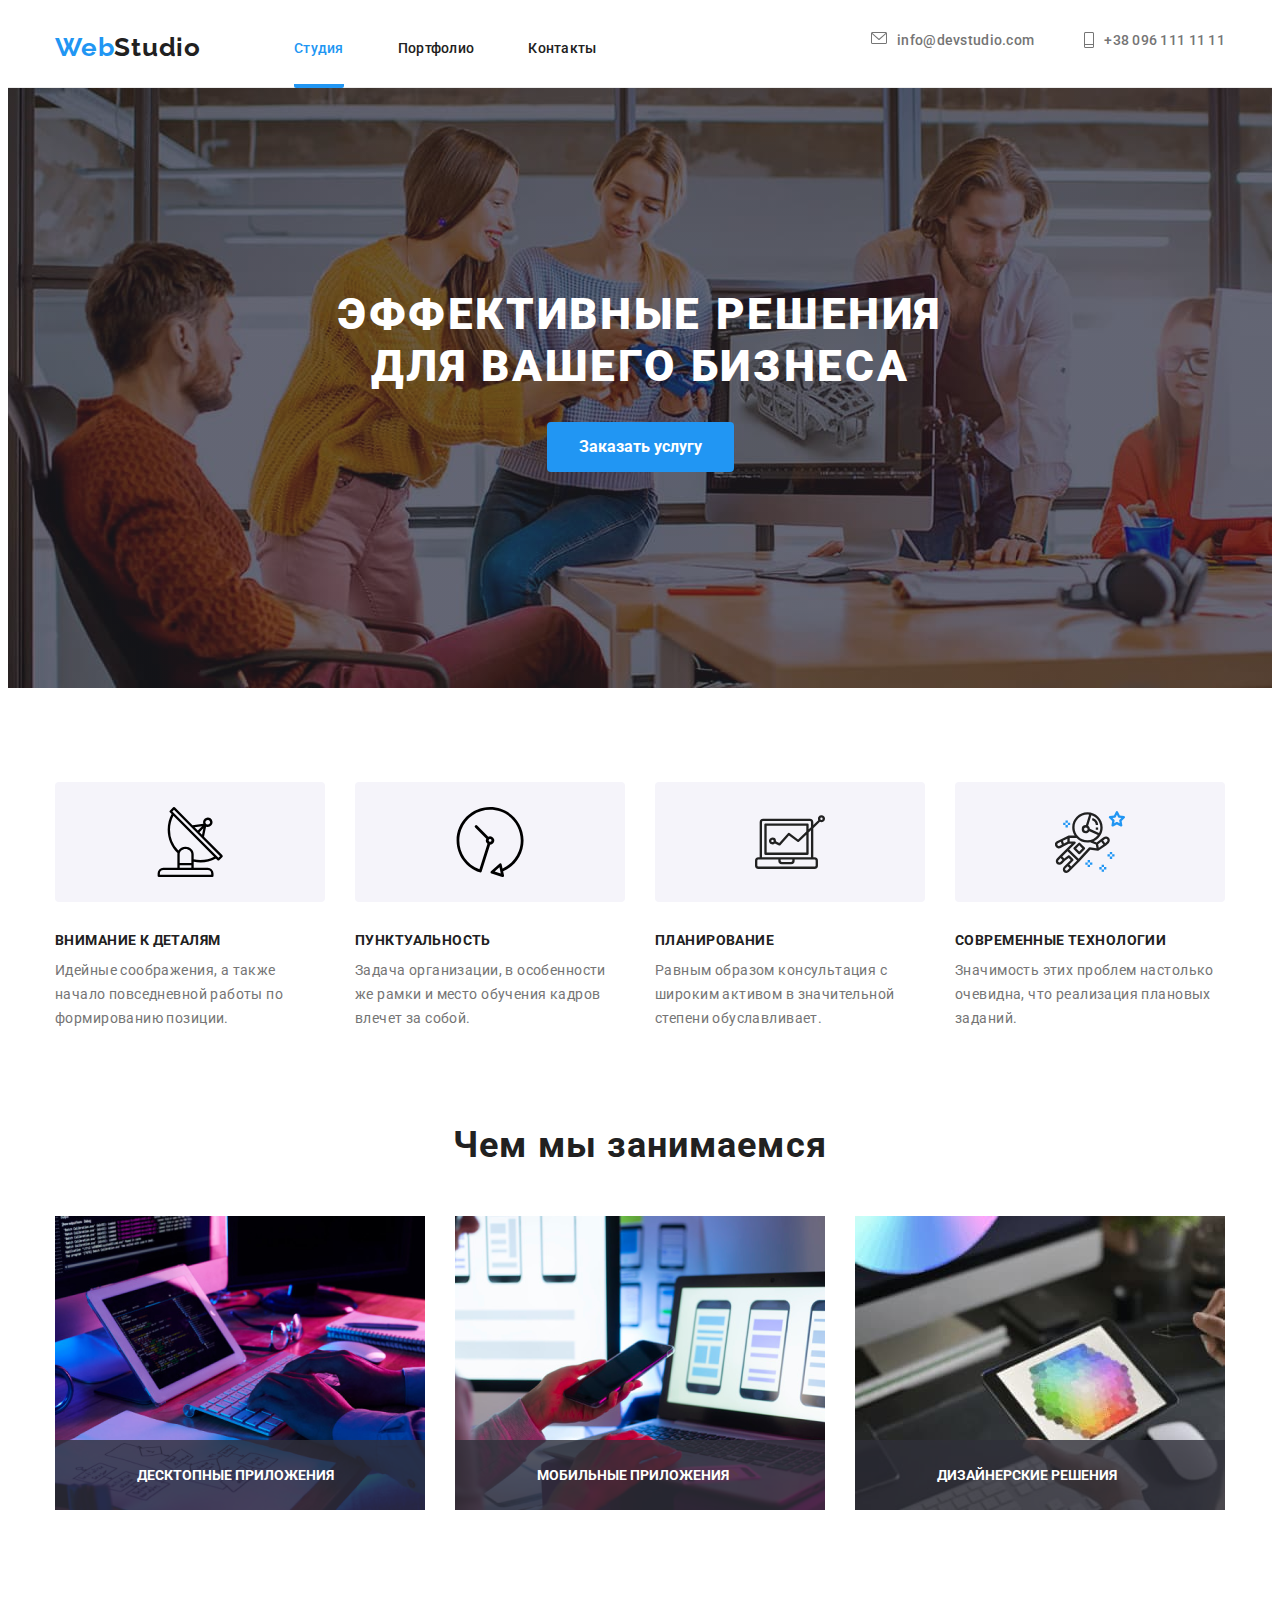
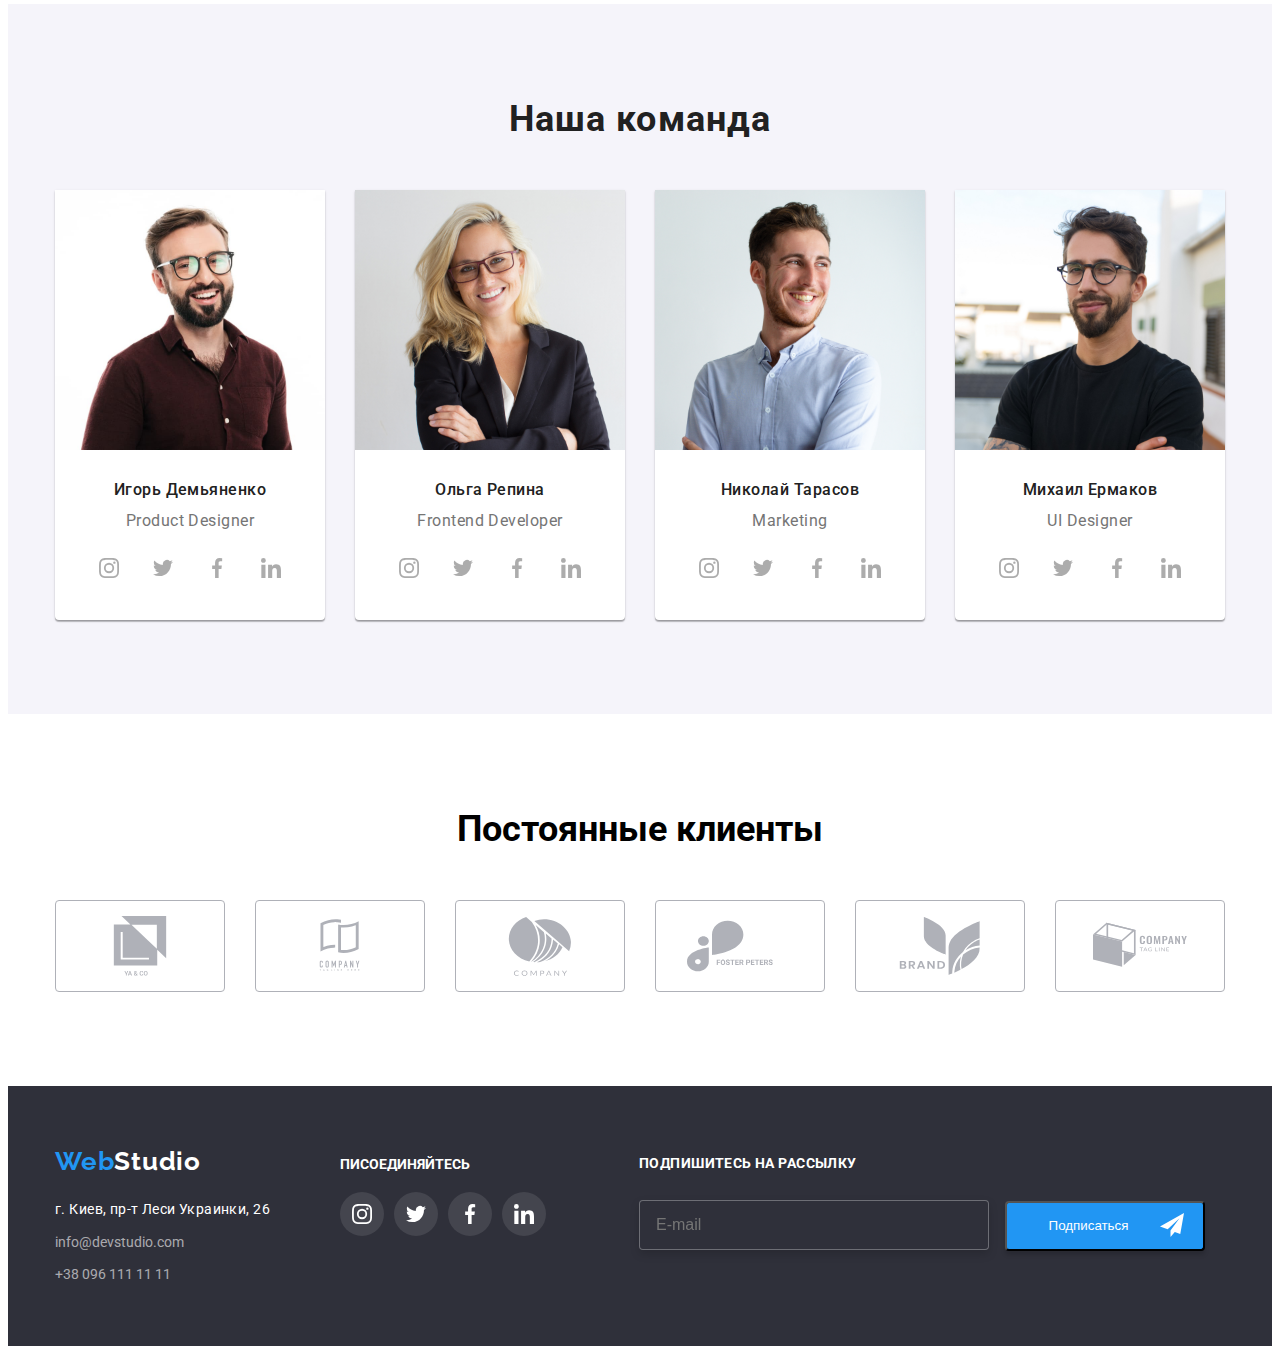
<file: index.html>
<!DOCTYPE html>
<html lang="en">
  <head>
    <meta charset="UTF-8" />
    <meta http-equiv="X-UA-Compatible" content="IE=edge" />
    <meta name="viewport" content="width=device-width, initial-scale=1.0" />
    <link rel="preconnect" href="https://fonts.gstatic.com" />
    <link
      href="https://fonts.googleapis.com/css2?family=Raleway:wght@700&family=Roboto:wght@400;500;700;900&display=swap"
      rel="stylesheet"
    />
    <title>WebStudio</title>
    <link
      rel="stylesheet"
      href="https://cdnjs.cloudflare.com/ajax/libs/modern-normalize/1.1.0/modern-normalize.min.css"
      integrity="sha512-wpPYUAdjBVSE4KJnH1VR1HeZfpl1ub8YT/NKx4PuQ5NmX2tKuGu6U/JRp5y+Y8XG2tV+wKQpNHVUX03MfMFn9Q=="
      crossorigin="anonymous"
      referrerpolicy="no-referrer"
    />

    <link rel="stylesheet" href="css/style.css" />
  </head>
  <body>
    <header>
      <div class="container nav-container">
        <nav>
          <a class="logo" href="#">
            <span lang="en" class="logo-blue">Web</span>Studio
          </a>

          <ul class="site-nav">
            <li class="site-nav-studio"><a href="#">Студия</a></li>

            <li class="site-nav-portfolio">
              <a href="./portfolio.html">Портфолио</a>
            </li>

            <li><a href="#">Контакты</a></li>
          </ul>
        </nav>
        <ul class="auth-nav">
          <li class="auth-nav-indent">
            <a class="link-mail" href="mailo:info@devstudio.com">
              <svg class="mail-icon" aria-label="перейти до наступної секції">
                <use xlink:href="./img/icons.svg#mail"></use>
              </svg>
              <div>info@devstudio.com</div>
            </a>
          </li>

          <li>
            <a class="link-tel" href="tel:+380961111111">
              <svg class="tel-icon">
                <use xlink:href="./img/icons.svg#tel"></use>
              </svg>
              <div>+38 096 111 11 11</div>
            </a>
          </li>
        </ul>
      </div>
    </header>

    <main>
      <!----section 1---->
      <section class="bg">
        <div class="container">
          <h1 class="bg-title">Эффективные решения для вашего бизнеса</h1>

          <button class="btn" type="button" data-modal-open>
            Заказать услугу
          </button>
        </div>
      </section>

      <!----section 2---->

      <section class="list">
        <div class="container">
          <ul class="text-list">
            <li>
              <div class="icon-box">
                <svg class="icon-trait">
                  <use xlink:href="./img/icons.svg#antenna"></use>
                </svg>
              </div>

              <h3>Внимание к деталям</h3>
              <p>
                Идейные соображения, а также начало повседневной работы по
                формированию позиции.
              </p>
            </li>
            <li>
              <div class="icon-box">
                <svg class="icon-trait">
                  <use xlink:href="./img/icons.svg#time"></use>
                </svg>
              </div>

              <h3>Пунктуальность</h3>
              <p>
                Задача организации, в особенности же рамки и место обучения
                кадров влечет за собой.
              </p>
            </li>
            <li>
              <div class="icon-box">
                <svg class="icon-trait">
                  <use xlink:href="./img/icons.svg#laptop"></use>
                </svg>
              </div>
              <h3>Планирование</h3>
              <p>
                Равным образом консультация с широким активом в значительной
                степени обуславливает.
              </p>
            </li>
            <li>
              <div class="icon-box">
                <svg class="icon-trait">
                  <use xlink:href="./img/icons.svg#astronaut"></use>
                </svg>
              </div>
              <h3>Современные технологии</h3>
              <p>
                Значимость этих проблем настолько очевидна, что реализация
                плановых заданий.
              </p>
            </li>
          </ul>
        </div>
      </section>

      <!----section 4---->
      <section class="do-section">
        <div class="container">
          <h2 class="do">Чем мы занимаемся</h2>

          <ul class="do-img">
            <li class="do-img-card">
              <img
                src="./img/tablet.png"
                alt="tablet"
                width="370px"
                height="294"
              />
              <p class="title-img">ДЕСКТОПНЫЕ ПРИЛОЖЕНИЯ</p>
              <div class="title-box"></div>
            </li>

            <li class="do-img-card">
              <img
                src="./img/phone.png"
                alt="phone"
                width="370px"
                height="294"
              />
              <p class="title-img">МОБИЛЬНЫЕ ПРИЛОЖЕНИЯ</p>
              <div class="title-box"></div>
            </li>
            <li class="do-img-card">
              <img
                src="./img/colors.jpg"
                alt="colors"
                width="370px"
                height="294"
              />
              <p class="title-img">ДИЗАЙНЕРСКИЕ РЕШЕНИЯ</p>
              <div class="title-box"></div>
            </li>
          </ul>
        </div>
      </section>

      <!----section 5---->
      <section class="command">
        <div class="container">
          <h2 class="do">Наша команда</h2>
          <ul class="command-img">
            <li>
              <img src="./img/Igor.jpg" alt="Igor" width="270px" />
              <div class="personal-info">
                <h3>Игорь Демьяненко</h3>
                <p>Product Designer</p>
                <ul class="personal-soc">
                  <li class="personal-soc-item">
                    <a class="personal-soc-link" href="">
                      <svg class="master-soc-icon" width="20px" height="20px">
                        <use href="./img/icons.svg#instagram"></use>
                      </svg>
                    </a>
                  </li>
                  <li class="personal-soc-item">
                    <a class="personal-soc-link" href="">
                      <svg class="master-soc-icon" width="20px" height="20px">
                        <use href="./img/icons.svg#twitter"></use>
                      </svg>
                    </a>
                  </li>
                  <li class="personal-soc-item">
                    <a class="personal-soc-link" href="">
                      <svg class="master-soc-icon" width="20px" height="20px">
                        <use href="./img/icons.svg#facebook"></use>
                      </svg>
                    </a>
                  </li>
                  <li class="personal-soc-item">
                    <a class="personal-soc-link" href="">
                      <svg class="master-soc-icon" width="20px" height="20px">
                        <use href="./img/icons.svg#linkedin"></use>
                      </svg>
                    </a>
                  </li>
                </ul>
              </div>
            </li>
            <li>
              <img src="./img/Olga.jpg" alt="Olga" width="270px" />
              <div class="personal-info">
                <h3>Ольга Репина</h3>
                <p>Frontend Developer</p>
                <ul class="personal-soc">
                  <li class="personal-soc-item">
                    <a class="personal-soc-link" href="">
                      <svg class="master-soc-icon" width="20px" height="20px">
                        <use href="./img/icons.svg#instagram"></use>
                      </svg>
                    </a>
                  </li>
                  <li class="personal-soc-item">
                    <a class="personal-soc-link" href="">
                      <svg class="master-soc-icon" width="20px" height="20px">
                        <use href="./img/icons.svg#twitter"></use>
                      </svg>
                    </a>
                  </li>
                  <li class="personal-soc-item">
                    <a class="personal-soc-link" href="">
                      <svg class="master-soc-icon" width="20px" height="20px">
                        <use href="./img/icons.svg#facebook"></use>
                      </svg>
                    </a>
                  </li>
                  <li class="personal-soc-item">
                    <a class="personal-soc-link" href="">
                      <svg class="master-soc-icon" width="20px" height="20px">
                        <use href="./img/icons.svg#linkedin"></use>
                      </svg>
                    </a>
                  </li>
                </ul>
              </div>
            </li>
            <li>
              <img src="./img/nikolay.jpg" alt="nikolay" width="270px" />
              <div class="personal-info">
                <h3>Николай Тарасов</h3>
                <p class="personal-item-text">Marketing</p>
                <ul class="personal-soc">
                  <li class="personal-soc-item">
                    <a class="personal-soc-link" href="">
                      <svg class="master-soc-icon" width="20px" height="20px">
                        <use href="./img/icons.svg#instagram"></use>
                      </svg>
                    </a>
                  </li>
                  <li class="personal-soc-item">
                    <a class="personal-soc-link" href="">
                      <svg class="master-soc-icon" width="20px" height="20px">
                        <use href="./img/icons.svg#twitter"></use>
                      </svg>
                    </a>
                  </li>
                  <li class="personal-soc-item">
                    <a class="personal-soc-link" href="">
                      <svg class="master-soc-icon" width="20px" height="20px">
                        <use href="./img/icons.svg#facebook"></use>
                      </svg>
                    </a>
                  </li>
                  <li class="personal-soc-item">
                    <a class="personal-soc-link" href="">
                      <svg class="master-soc-icon" width="20px" height="20px">
                        <use href="./img/icons.svg#linkedin"></use>
                      </svg>
                    </a>
                  </li>
                </ul>
              </div>
            </li>

            <li>
              <img src="./img/Michael.jpg" alt="Michael" width="270px" />
              <div class="personal-info">
                <h3>Михаил Ермаков</h3>
                <p>UI Designer</p>
                <ul class="personal-soc">
                  <li class="personal-soc-item">
                    <a class="personal-soc-link" href="">
                      <svg class="master-soc-icon" width="20px" height="20px">
                        <use href="./img/icons.svg#instagram"></use>
                      </svg>
                    </a>
                  </li>
                  <li class="personal-soc-item">
                    <a class="personal-soc-link" href="">
                      <svg class="master-soc-icon" width="20px" height="20px">
                        <use href="./img/icons.svg#twitter"></use>
                      </svg>
                    </a>
                  </li>
                  <li class="personal-soc-item">
                    <a class="personal-soc-link" href="">
                      <svg class="master-soc-icon" width="20px" height="20px">
                        <use href="./img/icons.svg#facebook"></use>
                      </svg>
                    </a>
                  </li>
                  <li class="personal-soc-item">
                    <a class="personal-soc-link" href="">
                      <svg class="master-soc-icon" width="20px" height="20px">
                        <use href="./img/icons.svg#linkedin"></use>
                      </svg>
                    </a>
                  </li>
                </ul>
              </div>
            </li>
          </ul>
        </div>
      </section>

      <!-- section 6-->
      <section class="container clients">
        <h2 class="title-clients">Постоянные клиенты</h2>
        <ul class="icon-list">
          <li class="icon-border">
            <a class="hand" href="#">
              <svg class="icon-clients">
                <use xlink:href="./img/icons.svg#ya&co"></use>
              </svg>
            </a>
          </li>
          <li class="icon-border">
            <a class="hand" href="">
              <svg class="icon-clients">
                <use xlink:href="./img/icons.svg#company"></use>
              </svg>
            </a>
          </li>
          <li class="icon-border">
            <a class="hand" href="">
              <svg class="icon-clients">
                <use xlink:href="./img/icons.svg#object"></use>
              </svg>
            </a>
          </li>
          <li class="icon-border">
            <a class="hand" href="">
              <svg class="icon-clients">
                <use xlink:href="./img/icons.svg#foster"></use>
              </svg>
            </a>
          </li>
          <li class="icon-border">
            <a class="hand" href="">
              <svg class="icon-clients">
                <use xlink:href="./img/icons.svg#brand"></use>
              </svg>
            </a>
          </li>
          <li class="icon-border">
            <a class="hand" href="">
              <svg class="icon-clients">
                <use xlink:href="./img/icons.svg#line"></use>
              </svg>
            </a>
          </li>
        </ul>
      </section>
    </main>

    <footer class="bg-footer">
      <div class="container">
        <ul class="footer-list">
          <li class="footer-address">
            <a class="logo-footer" href="#"
              ><span class="logo-blue">Web</span
              ><span class="logo-white">Studio</span>
            </a>
            <p class="address">г. Киев, пр-т Леси Украинки, 26</p>
            <address>
              <ul class="connection">
                <li>
                  <a class="mailto" href="mailto:info@devstudio.com"
                    >info@devstudio.com</a
                  >
                </li>
                <li>
                  <a class="tel" href="tel:+380961111111">+38 096 111 11 11</a>
                </li>
              </ul>
            </address>
          </li>

          <li class="soc-info">
            <h2 class="footer-subscr" lang="ru">ПИСОЕДИНЯЙТЕСЬ</h2>
            <ul class="personal-soc">
              <li class="personal-soc-item">
                <a class="footer-soc-link" href="">
                  <svg class="footer-soc-icon" width="20px" height="20px">
                    <use href="./img/icons.svg#instagram"></use>
                  </svg>
                </a>
              </li>
              <li class="personal-soc-item">
                <a class="footer-soc-link" href="">
                  <svg class="footer-soc-icon" width="20px" height="20px">
                    <use href="./img/icons.svg#twitter"></use>
                  </svg>
                </a>
              </li>
              <li class="personal-soc-item">
                <a class="footer-soc-link" href="">
                  <svg class="footer-soc-icon" width="20px" height="20px">
                    <use href="./img/icons.svg#facebook"></use>
                  </svg>
                </a>
              </li>
              <li class="personal-soc-item">
                <a class="footer-soc-link" href="">
                  <svg class="footer-soc-icon" width="20px" height="20px">
                    <use href="./img/icons.svg#linkedin"></use>
                  </svg>
                </a>
              </li>
            </ul>
          </li>
          <li class="footer-email">
            <p class="footer-text">Подпишитесь на рассылку</p>
            <label for="user_email"></label>
            <input
              type="email"
              class="input__text"
              name="email"
              id="user_email"
              placeholder="E-mail"
            />
            <button class="footer-btn">Подписаться</button>

            <img class="send" src="./img/send.svg" alt="send" />
          </li>
        </ul>
      </div>
    </footer>

    <!-- Модальное окно -->
    <div class="backdrop is-hidden" data-modal>
      <div class="modal">
        <div class="modal-close-button">
          <button class="modal-btn" type="button" data-modal-close>
            <img src="./img/close.svg" alt="close" />
          </button>
        </div>
<!-- 
        <form class="js-speaker-form">
          <ul>
            <li>
              <label for="name">Имя</label>

              <input
                type="text"
                name="name"
                id="name"
                placeholder="Валентина Олеговна"
                autofocus
                class="form-fild"
              />
            </li>

            <li >
              <label for="tel">Телефон</label>
              <input class="form-fild" type="tel" name="tel" id="tel" placeholder="" />
            </li>

            <li>
              <label for="email">Почта</label>
              <input type="email"  class="form-fild" name="mail" id="mail" placeholder="" />
            </li>

         </ul>
          
          
              <label for="comment">Комментарий</label>
              <textarea
                name="comment"
                id="comment"
                cols="30"
                rows="4"
                placeholder="Введите текст"
              ></textarea>
         <input type="checkbox" name="value" id="" /><label for=""
              >Соглашаюсь с рассылкой и принимаю
              <a
                href="https://prostopravo.com.ua/prava_biznesa/dogovornye_otnosheniya"
                >Условия договора</a
              >
            </label>
       
          <button type="submit">Отправить</button>
        </form> -->
      </div>
    </div>
    <script src="./js/modal.js"></script>
  </body>
</html>
</file>
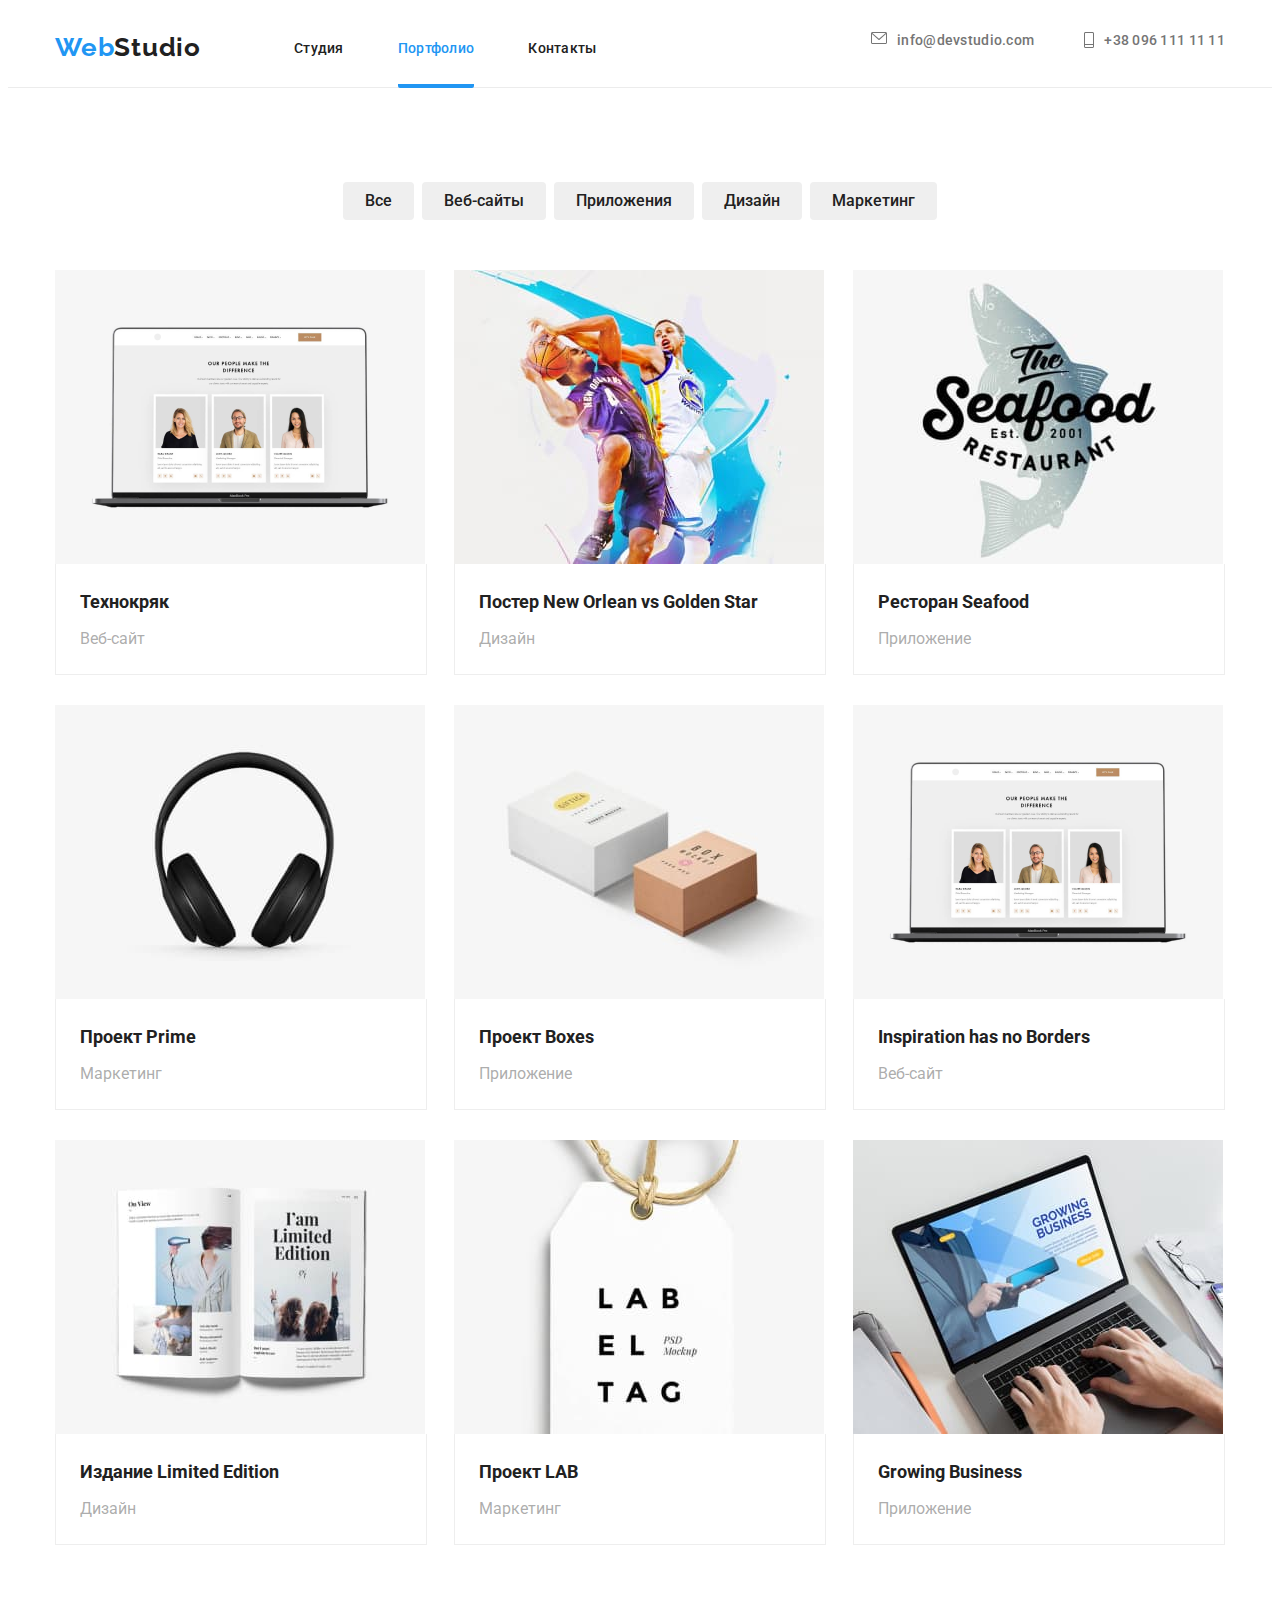
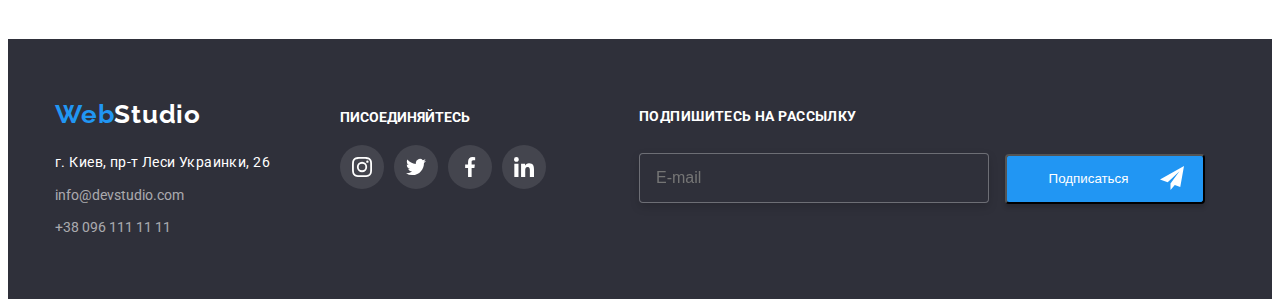
<file: portfolio.html>
<!DOCTYPE html>
<html lang="en">
  <head>
    <meta charset="UTF-8" />
    <meta http-equiv="X-UA-Compatible" content="IE=edge" />
    <meta name="viewport" content="width=device-width, initial-scale=1.0" />
    <link rel="preconnect" href="https://fonts.gstatic.com" />
    <link
      href="https://fonts.googleapis.com/css2?family=Raleway:wght@700&family=Roboto:wght@400;500;700;900&display=swap"
      rel="stylesheet"
      bn
    />
    <title>portfolio</title>
    <link
      rel="stylesheet"
      href="https://cdnjs.cloudflare.com/ajax/libs/modern-normalize/1.1.0/modern-normalize.min.css"
      integrity="sha512-wpPYUAdjBVSE4KJnH1VR1HeZfpl1ub8YT/NKx4PuQ5NmX2tKuGu6U/JRp5y+Y8XG2tV+wKQpNHVUX03MfMFn9Q=="
      crossorigin="anonymous"
      referrerpolicy="no-referrer"
    />
    <link rel="stylesheet" href="css/style.css" />
  </head>

  <body>
    <header>
      <div class="container nav-container">
        <nav>
          <a class="logo" href="./index.html">
            <span lang="en" class="logo-blue">Web</span>Studio
          </a>

          <ul class="site-nav">
            <li class="site-nav-studio-1"><a href="./index.html">Студия</a></li>

            <li class="site-nav-portfolio-1">
              <a href="portfolio.html">Портфолио</a>
            </li>

            <li><a href="#">Контакты</a></li>
          </ul>
        </nav>
        <ul class="auth-nav">
          <li class="auth-nav-indent">
            <a class="link-mail" href="mailo:info@devstudio.com">
              <svg class="mail-icon" aria-label="перейти до наступної секції">
                <use xlink:href="./img/icons.svg#mail"></use>
              </svg>
              <div>info@devstudio.com</div>
            </a>
          </li>

          <li>
            <a class="link-tel" href="tel:+380961111111">
              <svg class="tel-icon">
                <use xlink:href="./img/icons.svg#tel"></use>
              </svg>
              <div>+38 096 111 11 11</div>
            </a>
          </li>
        </ul>
      </div>
    </header>
    <main>
      <section class="portfolio">
        <div class="container">
          <ul class="btn-portfolio-section">
            <li><button class="btn-portfolio" type="button">Все</button></li>
            <li>
              <button class="btn-portfolio" type="button">Веб-сайты</button>
            </li>
            <li>
              <button class="btn-portfolio" type="button">Приложения</button>
            </li>
            <li>
              <button class="btn-portfolio" type="button">Дизайн</button>
            </li>
            <li>
              <button class="btn-portfolio" type="button">Маркетинг</button>
            </li>
          </ul>

          <ul class="desc">
            <li class="item">
              <div class="desc-img">
                <img src="./img/leptop.png" alt="leptop" width="370" />

                <p class="text">
                  Ресурс предлагает комплексные предложения с разным уровнем
                  функционала и сервисов. Все это позволит посетителю получить
                  исчерпывающие сведения о компании или частном лице.
                </p>
              </div>

              <div class="card-content">
                <h3>Технокряк</h3>
                <p>Веб-сайт</p>
              </div>
            </li>

            <li class="item">
              <div class="desc-img">
                <img src="./img/basketball1.jpg" alt="basketbal" width="370" />
                <p class="text">
                  Ресурс предлагает комплексные предложения с разным уровнем
                  функционала и сервисов. Все это позволит посетителю получить
                  исчерпывающие сведения о компании или частном лице.
                </p>
              </div>

              <div class="card-content">
                <h3>Постер New Orlean vs Golden Star</h3>
                <p>Дизайн</p>
              </div>
            </li>

            <li class="item">
              <div class="desc-img">
                <img src="./img/seafood1.jpg" alt="seafood" width="370" />
                <p class="text">
                  Ресурс предлагает комплексные предложения с разным уровнем
                  функционала и сервисов. Все это позволит посетителю получить
                  исчерпывающие сведения о компании или частном лице.
                </p>
              </div>
              <div class="card-content">
                <h3>Ресторан Seafood</h3>
                <p>Приложение</p>
              </div>
            </li>

            <li class="item">
              <div class="desc-img">
                <img src="./img/headphones1.jpg" alt="headphones" width="370" />
                <p class="text">
                  Ресурс предлагает комплексные предложения с разным уровнем
                  функционала и сервисов. Все это позволит посетителю получить
                  исчерпывающие сведения о компании или частном лице.
                </p>
              </div>
              <div class="card-content">
                <h3>Проект Prime</h3>
                <p>Маркетинг</p>
              </div>
            </li>

            <li class="item">
              <div class="desc-img">
                <img src="./img/box1.jpg" alt="boxes" width="370" />
                <p class="text">
                  Ресурс предлагает комплексные предложения с разным уровнем
                  функционала и сервисов. Все это позволит посетителю получить
                  исчерпывающие сведения о компании или частном лице.
                </p>
              </div>
              <div class="card-content">
                <h3>Проект Boxes</h3>
                <p>Приложение</p>
              </div>
            </li>

            <li class="item">
              <div class="desc-img">
                <img src="./img/leptop.png" alt="leptop" width="370" />
                <p class="text">
                  Ресурс предлагает комплексные предложения с разным уровнем
                  функционала и сервисов. Все это позволит посетителю получить
                  исчерпывающие сведения о компании или частном лице.
                </p>
              </div>
              <div class="card-content">
                <h3>Inspiration has no Borders</h3>
                <p>Веб-сайт</p>
              </div>
            </li>

            <li class="item">
              <div class="desc-img">
                <img src="./img/book1.jpg" alt="book" width="370" />
                <p class="text">
                  Ресурс предлагает комплексные предложения с разным уровнем
                  функционала и сервисов. Все это позволит посетителю получить
                  исчерпывающие сведения о компании или частном лице.
                </p>
              </div>
              <div class="card-content">
                <h3>Издание Limited Edition</h3>
                <p>Дизайн</p>
              </div>
            </li>

            <li class="item">
              <div class="desc-img">
                <img src="./img/lab1.jpg" alt="lab" width="370" />
                <p class="text">
                  Ресурс предлагает комплексные предложения с разным уровнем
                  функционала и сервисов. Все это позволит посетителю получить
                  исчерпывающие сведения о компании или частном лице.
                </p>
              </div>
              <div class="card-content">
                <h3>Проект LAB</h3>
                <p>Маркетинг</p>
              </div>
            </li>

            <li class="item">
              <div class="desc-img">
                <img src="./img/business.jpg" alt="business" width="370" />
                <p class="text">
                  Ресурс предлагает комплексные предложения с разным уровнем
                  функционала и сервисов. Все это позволит посетителю получить
                  исчерпывающие сведения о компании или частном лице.
                </p>
              </div>
              <div class="card-content">
                <h3>Growing Business</h3>
                <p>Приложение</p>
              </div>
            </li>
          </ul>
        </div>
      </section>
    </main>

    <footer class="bg-footer">
      <div class="container">
        <ul class="footer-list">
          <li class="footer-address">
            <a class="logo-footer" href="#"
              ><span class="logo-blue">Web</span
              ><span class="logo-white">Studio</span>
            </a>
            <p class="address">г. Киев, пр-т Леси Украинки, 26</p>
            <address>
              <ul class="connection">
                <li>
                  <a class="mailto" href="mailto:info@devstudio.com"
                    >info@devstudio.com</a
                  >
                </li>
                <li>
                  <a class="tel" href="tel:+380961111111">+38 096 111 11 11</a>
                </li>
              </ul>
            </address>
          </li>

          <li class="soc-info">
            <h2 class="footer-subscr" lang="ru">ПИСОЕДИНЯЙТЕСЬ</h2>
            <ul class="personal-soc">
              <li class="personal-soc-item">
                <a class="footer-soc-link" href="">
                  <svg class="footer-soc-icon" width="20px" height="20px">
                    <use href="./img/icons.svg#instagram"></use>
                  </svg>
                </a>
              </li>
              <li class="personal-soc-item">
                <a class="footer-soc-link" href="">
                  <svg class="footer-soc-icon" width="20px" height="20px">
                    <use href="./img/icons.svg#twitter"></use>
                  </svg>
                </a>
              </li>
              <li class="personal-soc-item">
                <a class="footer-soc-link" href="">
                  <svg class="footer-soc-icon" width="20px" height="20px">
                    <use href="./img/icons.svg#facebook"></use>
                  </svg>
                </a>
              </li>
              <li class="personal-soc-item">
                <a class="footer-soc-link" href="">
                  <svg class="footer-soc-icon" width="20px" height="20px">
                    <use href="./img/icons.svg#linkedin"></use>
                  </svg>
                </a>
              </li>
            </ul>
          </li>
          <li class="footer-email">
            <p class="footer-text">Подпишитесь на рассылку</p>
            <label for="user_email"></label>
            <input
              type="email"
              class="input__text"
              name="email"
              id="user_email"
              placeholder="E-mail"/>
            <button class="footer-btn">Подписаться</button>
            <img class="send" src="./img/send.svg" alt="send" />
          </li>
        </ul>
      </div>
    </footer>
  </body>
</html>
</file>
<file: css/style.css>
body {
  font-family: "Roboto", "Raleway", sans-serif;
}

* {
  box-sizing: border-box;
}

:root {
  --black: rgba(33, 33, 33, 1);
  --blue: rgba(33, 150, 243, 1);
  --gray: rgba(117, 117, 117, 0.6);
  --typical-gap: 94 px;
}

.container {
  width: 1200px;
  padding-left: 15px;
  padding-right: 15px;
  margin: 0 auto;
}

h1,
h2,
h3,
h4,
h5,
h6,
p {
  margin: 0;
}

ul {
  padding-left: 0;
  margin: 0;
  list-style: none;
}

.logo {
  font-family: "Raleway";
  font-weight: 700;
  font-size: 26px;
  line-height: 31px;
  letter-spacing: 0.03em;
  text-decoration: none;
  color: var(--black);
  margin-right: 93px;
  transition-duration: 0.25s;
}

.logo-blue {
  color: var(--blue);
}

.logo-white {
  color: #ffffff;
}
.nav-container {
  display: flex;
  justify-content: space-between;
}
nav {
  display: flex;
  align-items: center;
}

.site-nav {
  font-weight: 500;
  font-size: 14px;
  line-height: 16px;
  letter-spacing: 0.02em;
  display: flex;
  color: #212121;
  position: relative;
  transition-duration: 0.25s;
}

.site-nav li:not(:last-child) {
  margin-right: 54px;
}

.text-list li:not(:last-child) {
  margin-right: 30px;
  width: 270px;
}

.site-nav a {
  color: var(--black);
  font-weight: 500;
  font-size: 14px;
  line-height: 16px;
  letter-spacing: 0.02em;
  text-decoration: none;
  transition-timing-function: cubic-bezier(0.4, 0, 0.2, 1);
  transition: 0.25s;
  transition-duration: 0.25s;
}

.text {
  position: absolute;
  top: 64px;
  left: 24px;
  width: 322px;
  height: 168px;
  font-size: 18px;
  color: #ffffff;
  opacity: 0;
  line-height: 28px;
}

.desc-img {
  position: relative;
  overflow: hidden;
}

.desc-img:hover::before {
  opacity: 1;
  transition-timing-function: cubic-bezier(0.4, 0, 0.2, 1);
  transition: 0.25s;
  transition-duration: 0.25s;
}

.desc-img:hover .text {
  opacity: 1;
}

.desc-img::before {
  display: inline-block;
  position: absolute;
  content: "";
  width: 100%;
  height: 100%;
  background-color: rgba(33, 150, 243, 0.9);
  transform: translateY(100%);
  transition-duration: 0.25s;
}

.site-nav a:hover::after {
  opacity: 1;
  transition-timing-function: cubic-bezier(0.4, 0, 0.2, 1);
  transition: 0.25s;
}

.site-nav-studio a {
  color: var(--blue);
  border-bottom: 4px solid;
  padding-bottom: 28px;
  border-radius: 2px;
  transition-timing-function: cubic-bezier(0.4, 0, 0.2, 1);
  transition: 0.25s;
}

.site-nav-studio-1 a {
  color: var(--black);
  transition-timing-function: cubic-bezier(0.4, 0, 0.2, 1);
  transition: 0.25s;
  transition-duration: 0.25s;
}

.site-nav-portfolio a {
  color: var(--black);
  transition-timing-function: cubic-bezier(0.4, 0, 0.2, 1);
  transition: 0.25s;
  transition-duration: 0.25s;
}

.site-nav-portfolio-1 a {
  color: var(--blue);
  border-bottom: 2px solid;
  padding-bottom: 28px;
  transition-timing-function: cubic-bezier(0.4, 0, 0.2, 1);
  transition-delay: 0.25s;
}

.site-nav-portfolio-1 a {
  color: var(--blue);
  border-bottom: 4px solid;
  padding-bottom: 28px;
  border-radius: 2px;
  transition-timing-function: cubic-bezier(0.4, 0, 0.2, 1);
  transition: 0.25s;
  transition-duration: 0.25s;
}

.site-nav-studio-2 {
  margin-right: 50px;
}

.site-nav a:hover,
.site-nav a:focus {
  color: rgba(33, 150, 243, 1);
}

.site-nav-portfolio-1 {
  margin-right: 50px;
}

.site-nav-portfolio-2 a {
  color: var(--blue);
  transition-timing-function: cubic-bezier(0.4, 0, 0.2, 1);
  transition: 0.25s;
  transition-duration: 0.25s;
}

.auth-nav {
  display: flex;
  transition-timing-function: cubic-bezier(0.4, 0, 0.2, 1);
  transition: 0.25s;
  transition-duration: 0.25s;
}

.auth-nav a {
  color: #757575;
  text-decoration: none;
  font-weight: 500;
  font-size: 14px;
  line-height: 16px;
  letter-spacing: 0.02em;
  font-style: normal;
  transition-timing-function: cubic-bezier(0.4, 0, 0.2, 1);
  transition: 0.25s;
  transition-duration: 0.25s;
}

.auth-nav a:hover,
.auth-nav a:focus {
  color: rgba(33, 150, 243, 1);
}

.auth-nav li {
  font-size: 14px;
  line-height: 24px;
  letter-spacing: 0.03em;
  color: rgba(255, 255, 255, 0.6);
  transition-timing-function: cubic-bezier(0.4, 0, 0.2, 1);
  transition: 0.25s;
  transition-duration: 0.25s;
}
.auth-nav li:not(:last-child) {
  margin-right: 20px;
}

.auth-nav-indent {
  padding-right: 30px;
}

.link-mail,
.link-tel {
  display: flex;
  transition-duration: 0.25s;
  transition-timing-function: cubic-bezier(0.4, 0, 0.2, 1);
  transition: 0.25s;
  transition-duration: 0.25s;
}

.link-mail:focus .mail-icon {
  fill: #2196f3;
  transition-timing-function: cubic-bezier(0.4, 0, 0.2, 1);
  transition: 0.25s;
  transition-duration: 0.25s;
}

.link-mail:focus {
  outline: none;
  transition-timing-function: cubic-bezier(0.4, 0, 0.2, 1);
  transition: 0.25s;
  transition-duration: 0.25s;
}
.link-tel:focus .tel-icon {
  fill: #2196f3;
  transition-timing-function: cubic-bezier(0.4, 0, 0.2, 1);
  transition: 0.25s;
  transition-duration: 0.25s;
}
.link-tel:focus {
  outline: none;
  transition-timing-function: cubic-bezier(0.4, 0, 0.2, 1);
  transition: 0.25s;
  transition-duration: 0.25s;
}

.mail-icon {
  width: 16px;
  height: 12px;
  margin-right: 10px;
  fill: #757575;
}

.tel-icon {
  width: 10px;
  height: 16px;
  margin-right: 10px;
  fill: #757575;
}

.link-mail:hover .mail-icon {
  fill: #2196f3;
  transition-timing-function: cubic-bezier(0.4, 0, 0.2, 1);
  transition: 0.25s;
  transition-duration: 0.25s;
}
.link-tel:hover .tel-icon {
  fill: #2196f3;
  transition-timing-function: cubic-bezier(0.4, 0, 0.2, 1);
  transition: 0.25s;
  transition-duration: 0.25s;
}

header {
  border-bottom: 1px solid #ececec;
  padding-top: 24px;
  padding-bottom: 24px;
}

.bg-logo {
  margin-bottom: 20px;
  font-family: "Raleway";
  font-weight: 700;
  font-size: 26px;
  line-height: 31px;
  letter-spacing: 0.03em;
  text-decoration: none;
  color: var(--black);
}

.hidden {
  display: none;
}

.bg-title {
  font-weight: 900;
  font-size: 44px;
  text-align: center;
  letter-spacing: 0.06em;
  text-transform: uppercase;
  color: #ffffff;
  width: 696px;
  margin: 0 auto;
  margin-bottom: 30px;
}

.btn {
  display: block;
  margin-left: auto;
  margin-right: auto;
  color: rgba(255, 255, 255, 1);
  background-color: var(--blue);
  border: none;
  border-radius: 2px;
  font-weight: 700;
  font-size: 16px;
  line-height: 30px;
  cursor: pointer;
  font-family: inherit;
  padding: 10px 32px;
  box-shadow: 0px 4px 4 x rgba(0, 0, 0, 0.15);
  border-radius: 4px;
  text-align: center;
}
.bg {
  padding-top: 200px;
  padding-bottom: 200px;
  max-width: 1600px;
  height: 600px;
  margin-left: auto;
  margin-right: auto;
  background-image: linear-gradient(
      to right,
      rgba(47, 48, 58, 0.4),
      rgba(47, 48, 58, 0.4)
    ),
    url(../img/team.jpg);
}
/* .bg::after {
  content: "";
  position: absolute;
  top: 0;
  left: 0;
  background: rgba(47, 48, 58, 0.4);
  width: 100%;
  height: 100%;
} */

.bg-footer {
  background-color: #2f303a;
  padding-top: 60px;
  padding-bottom: 60px;
}

.btn-portfolio-section {
  display: flex;
  justify-content: center;
  margin-bottom: 50px;
}

.btn-portfolio {
  border: none;
  font-weight: 500;
  font-size: 16px;
  line-height: 26px;
  color: var(--black);
  cursor: pointer;
  font-family: inherit;
  padding: 6px 22px 6px 22px;
  border-radius: 4px;
  transition-timing-function: cubic-bezier(0.4, 0, 0.2, 1);
  transition: 0.25s;
  transition-duration: 0.25s;
}

.btn-portfolio-section li {
  margin-right: 8px;
  border-radius: 2px;
  font-weight: 500;
  font-size: 16px;
  line-height: 26px;
  text-align: center;
  letter-spacing: 0.03em;
  color: #212121;
  border: none;
}

.btn-portfolio-section li:last-child {
  margin-right: 0px;
}

.btn-portfolio:hover,
.btn-portfolio:focus {
  color: var(--blue);
  box-shadow: 0px 3px 1px rgba(0, 0, 0, 0.1), 0px 1px 2px rgba(0, 0, 0, 0.08),
    0px 2px 2px rgba(0, 0, 0, 0.12);
}

.btn-portfolio:hover,
.btn-portfolio:focus {
  color: #ffffff;
  background: var(--blue);
  transition-timing-function: cubic-bezier(0.4, 0, 0.2, 1);
  transition: 0.25s;
  transition-duration: 0.25s;
}

.item {
  position: relative;
}

.item:hover .desc-img::before {
  transform: translateY(0);
  transition: transform 250ms;
  transition-timing-function: cubic-bezier(0.4, 0, 0.2, 1);
  transition: 0.25s;
  transition-duration: 0.25s;
}

.item-bottom {
  margin-bottom: 0;
}

.item h3 {
  margin-bottom: 4px;
}

.item:hover,
.item:focus {
  box-shadow: 0px 1px 1px rgba(0, 0, 0, 0.12), 0px 4px 4px rgba(0, 0, 0, 0.06),
    1px 4px 6px rgba(0, 0, 0, 0.16);
  transition-timing-function: cubic-bezier(0.4, 0, 0.2, 1);
  transition: 0.25s;
  transition-duration: 0.25s;
}

.list {
  padding-top: 94px;
  padding-bottom: 94px;
}

.list h3 {
  font-weight: 700;
  font-size: 14px;
  line-height: 16px;
  letter-spacing: 0.03em;
  text-transform: uppercase;
  color: #212121;
}

.list p {
  font-size: 14px;
  line-height: 24px;
  letter-spacing: 0.03em;
  color: #757575;
  margin-top: 10px;
}

.text-list {
  display: flex;
}

.text-list li {
  width: 270px;
}
.text-list li {
  display: block;
}

.icon-box {
  background: #f5f4fa;
  width: 270px;
  height: 120px;
  border-radius: 4px;
  margin-bottom: 30px;
  display: flex;
  align-items: center;
  justify-content: center;
  /* position: relative; */
}
.icon-trait {
  width: 70px;
  height: 70px;
}

.do {
  font-weight: 700;
  font-size: 36px;
  line-height: 42px;
  letter-spacing: 0.03em;
  margin-bottom: 50px;
  color: #212121;
}
.do-section {
  padding-bottom: 94px;
}
h2 {
  text-align: center;
}

.do-img {
  display: flex;
  justify-content: space-between;
}

.do-img-card {
  position: relative;
}

.title-box {
  position: absolute;
  bottom: 0;

  width: 100%;
  height: 70px;
  background-color: rgba(47, 48, 58, 0.8);
}
.title-img {
  color: #ffffff;
  font-size: 14px;
  line-height: 16px;
  position: absolute;
  bottom: 27px;
  left: 82px;
  z-index: 1;
  font-weight: 700;
}

.command {
  background: #f5f4fa;
  padding-top: 94px;
  padding-bottom: 94px;
}

.command h3 {
  font-weight: 500;
  font-size: 16px;
  line-height: 19px;
  letter-spacing: 0.03em;
  color: #212121;
}

.command p {
  font-size: 16px;
  line-height: 19px;
  letter-spacing: 0.03em;
  color: #757575;
  margin-bottom: 16px;
}

.command-img {
  display: flex;
  justify-content: space-between;
}

.command-img > li {
  background: #ffffff;

  box-shadow: 0px 1px 3px rgba(0, 0, 0, 0.12), 0px 1px 1px rgba(0, 0, 0, 0.14),
    0px 2px 1px rgba(0, 0, 0, 0.2);
  border-radius: 0px 0px 4px 4px;
}

.personal-soc {
  display: flex;
  justify-content: center;
}

.personal-soc-link {
  width: 44px;
  height: 44px;
  background: #ffffff;
  border-radius: 50%;
  display: flex;
  justify-content: center;
  align-items: center;
  transition-timing-function: cubic-bezier(0.4, 0, 0.2, 1);
  transition: 0.25s;
  transition-duration: 0.25s;
}

.personal-soc-link:hover {
  background-color: #2196f3;
}

.master-soc-icon {
  fill: var(--gray);
}

.footer-soc-icon {
  fill: #ffffff;
}

.footer-soc-icon {
  fill: #ffffff;
}

.personal-soc-link:focus .master-soc-icon {
  fill: #ffffff;
  background-color: #2196f3;

  transition-timing-function: cubic-bezier(0.4, 0, 0.2, 1);
  transition: 0.25s;
  transition-duration: 0.25s;
}

.personal-soc-link:focus .footer-soc-icon {
  fill: #ffffff;
  background-color: #2196f3;
  transition-timing-function: cubic-bezier(0.4, 0, 0.2, 1);
  transition: 0.25s;
  transition-duration: 0.25s;
}

.personal-soc-link:focus {
  background-color: #2196f3;
  outline: none;
  transition-timing-function: cubic-bezier(0.4, 0, 0.2, 1);
  transition: 0.25s;
  transition-duration: 0.25s;
}

.personal-soc-link:hover .master-soc-icon {
  fill: #ffffff;
  transition-timing-function: cubic-bezier(0.4, 0, 0.2, 1);
  transition: 0.25s;
  transition-duration: 0.25s;
}

.personal-soc-link:hover .footer-soc-icon {
  fill: #ffffff;
  transition-timing-function: cubic-bezier(0.4, 0, 0.2, 1);
  transition: 0.25s;
  transition-duration: 0.25s;
}

.personal-soc-item + .personal-soc-item {
  margin-left: 10px;
}

.portfolio {
  padding-top: 94px;
  margin-bottom: 94px;
}

.personal-info {
  padding-top: 30px;
  padding-bottom: 30px;
  text-align: center;
}

.personal-info h3 {
  margin-bottom: 12px;
}

.clients {
  margin-top: 94px;
  margin-bottom: 94px;
}

.title-clients {
  font-size: 36px;
  font-weight: 700;
  margin-bottom: 50px;
}
.icon-list {
  display: flex;
}

.icon-border {
  display: flex;
  justify-content: center;
}

.icon-border:not(:last-child) {
  margin-right: 30px;
}

.hand {
  border: 1px solid #afb1b8;
  border-radius: 4px;
  width: 170px;
  height: 92px;
  display: flex;
  align-items: center;
  justify-content: center;
}

.hand:hover {
  border: 1px solid #2196f3;
}

.hand:focus .icon-clients {
  transition-timing-function: cubic-bezier(0.4, 0, 0.2, 1);
  transition: 0.25s;
  transition-duration: 0.25s;
  fill: #2196f3;
  outline: none;
}

.hand:focus {
  transition-timing-function: cubic-bezier(0.4, 0, 0.2, 1);
  transition: 0.25s;
  transition-duration: 0.25s;
  outline: none;
  border: 1px solid #2196f3;
}

.icon-border:hover .icon-clients,
.icon-clients:focus {

  fill: #2196f3;
}

.icon-border:focus {
  border: 1px solid #2196f3;
  transition-timing-function: cubic-bezier(0.4, 0, 0.2, 1);
  transition: 0.25s;
  transition-duration: 0.25s;
}

.icon-clients {
  width: 106px;
  height: 60px;
  fill: #afb1b8;
  transition-timing-function: cubic-bezier(0.4, 0, 0.2, 1);
  transition: 0.25s;
  transition-duration: 0.25s;
}

.desc {
  display: flex;
  flex-wrap: wrap;
  justify-content: space-between;
}

.desc h3 {
  font-weight: 700;
  font-size: 18px;
  line-height: 36px;
  color: var(--black);
  width: 322px;
  height: 36px;
}

/* .desc p {
  font-size: 16px;
  line-height: 30px;
  color: var(--gray);
} */

.desc li {
  margin-bottom: 30px;
}

.desc li:nth-last-child(-n + 3) {
  margin-bottom: 0;
}

img {
  display: block;
  max-width: 100%;
  height: auto;
}

.card-content {
  padding: 20px 24px 20px 24px;
  border: 30px;
  border: 1px solid #eeeeee;
  border-top: none;
  font-size: 16px;
  line-height: 30px;
  color: var(--gray);
}

.desc-groups-one {
  display: flex;
  justify-content: space-between;
}

.address {
  color: #ffffff;
  font-style: normal;
  font-weight: 400;
  font-size: 14px;
  line-height: 24px;
  letter-spacing: 0.03em;
  margin-bottom: 9px;
}

.connection li:not(:last-child) {
  margin-bottom: 8px;
}

.connection a {
  font-style: normal;
  text-decoration: none;
  color: rgba(255, 255, 255, 0.6);
  font-weight: 400;
  font-size: 14px;
  line-height: 24px;
}
.mailto {
  transition-timing-function: cubic-bezier(0.4, 0, 0.2, 1);
  transition: 0.25s;
  transition-duration: 0.25s;
}
.mailto:hover,
.mailto:focus {
  transition-timing-function: cubic-bezier(0.4, 0, 0.2, 1);
  transition: 0.25s;
  transition-duration: 0.25s;
  color: var(--blue);
}

.tel:hover,
.tel:focus {
  transition-timing-function: cubic-bezier(0.4, 0, 0.2, 1);
  transition: 0.25s;
  transition-duration: 0.25s;
  color: var(--blue);
}

.logo-footer {
  display: block;
  font-family: "Raleway";
  font-weight: 700;
  font-size: 26px;
  line-height: 31px;
  letter-spacing: 0.03em;
  text-decoration: none;
  color: var(--black);
  margin-bottom: 20px;
}

.soc-info {
  margin-top: 10px;
  margin-right: 93px;
}

.footer-list {
  display: flex;
}

.footer-address {
  padding-right: 70px;
  transition-timing-function: cubic-bezier(0.4, 0, 0.2, 1);
  transition: 0.25s;
  transition-duration: 0.25s;
}
.footer-subscr {
  font-weight: 700;
  font-size: 14px;
  color: #ffffff;
  padding-bottom: 20px;
  text-align: start;
}

.footer-soc-link {
  width: 44px;
  height: 44px;
  background: rgba(255, 255, 255, 0.1);
  border-radius: 50%;
  display: flex;
  justify-content: center;
  align-items: center;
  transition: 0.25s;
  transition-duration: 0.25s;
  transition-timing-function: cubic-bezier(0.4, 0, 0.2, 1);
}

.footer-soc-link:hover {
  background: #2196f3;

}
.footer-soc-link:hover .master-soc-icon {
  fill: #ffffff;
}

.master-soc-icon:hover {
  fill: #ffffff;
  transition-timing-function: cubic-bezier(0.4, 0, 0.2, 1);
  transition: 0.25s;
  transition-duration: 0.25s;
}

.footer-soc-icon:hover {
  fill: #ffffff;
  transition-timing-function: cubic-bezier(0.4, 0, 0.2, 1);
  transition: 0.25s;
  transition-duration: 0.25s;
}

.footer-soc-link:focus .master-soc-icon {
  fill: #ffffff;
  transition-timing-function: cubic-bezier(0.4, 0, 0.2, 1);
  transition: 0.25s;
  transition-duration: 0.25s;
}

.footer-soc-link:focus .footer-soc-icon {
  fill: #ffffff;
  transition-timing-function: cubic-bezier(0.4, 0, 0.2, 1);
  transition: 0.25s;
  transition-duration: 0.25s;
}
.footer-soc-link:focus {
  transition-timing-function: cubic-bezier(0.4, 0, 0.2, 1);
  transition: 0.25s;
  transition-duration: 0.25s;
  background: #2196f3;
  outline: none;
}

.footer-text {
  width: 219px;
  height: 16px;
  margin-top: 9px;
  margin-bottom: 20px;
  font-family: "Roboto";
  font-style: normal;
  font-weight: 700;
  font-size: 14px;
  line-height: 16px;
  letter-spacing: 0.03em;
  text-transform: uppercase;
  color: #ffffff;
  transition-timing-function: cubic-bezier(0.4, 0, 0.2, 1);
  transition: 0.25s;
  transition-duration: 0.25s;
}

.input__text {
  margin-top: 9px;
  box-sizing: border-box;
  background-color: #2f303a;
  width: 350px;
  height: 50px;
  font-size: 1em;
  line-height: 1.5;
  padding: 15px 0px 15px 16px;
  margin-bottom: 0;
  border: 1px solid rgba(255, 255, 255, 0.3);
  filter: drop-shadow(0px 4px 4px rgba(0, 0, 0, 0.15));
  border-radius: 4px;
}

textarea:focus,
input:focus {
  outline: none;
  color: #ffffff;
}

.input__text:hover,
.input__text:focus {
  border: 1px solid var(--blue);
  filter: drop-shadow(0px 4px 4px rgba(0, 0, 0, 0.15));
}

.footer-btn {
  color: rgba(255, 255, 255, 1);
  width: 200px;
  height: 50px;
  background-color: var(--blue);
  border-radius: 4px;
  margin-left: 12px;
  padding-top: 10px;
  padding-left: 29px;
  padding-bottom: 10px;
  padding-right: 62px;
  box-shadow: 0px 4px 4px rgb(0 0 0 / 15%);
}

.send {
  position: absolute;
  top: 67px;
  right: 21px;
}

.footer-email {
  position: relative;
}
.test2 {
  display: flex;
  justify-content: center;
}

/*Модальное окно*/
.backdrop {
  position: fixed;
  z-index: 3;
  top: 0;
  left: 0;
  width: 100%;
  height: 100%;
  background-color: rgba(0, 0, 0, 0.2);
  animation: main-modal 0.25s linear;
}

@keyframes main-modal {
  0% {
    opacity: 0;
  }
  100% {
    opacity: 1;
  }
}

.modal {
  box-sizing: content-box;
  position: absolute;
  top: 50%;
  left: 50%;
  transform: translate(-50%, -50%);
  width: 528px;
  min-height: 581px;
  background-color: #ffffff;
  box-shadow: 0px 1px 3px rgba(0, 0, 0, 0.12), 0px 1px 1px rgba(0, 0, 0, 0.14),
    0px 2px 1px rgba(0, 0, 0, 0.2);
  border-radius: 4px;
  padding: 40px;
}

.modal-btn {
  position: absolute;
  top: 11px;
  right: 11px;
  border-radius: 50%;
  height: 30px;
  cursor: pointer;
  background: #f5f4fa;
  border: 1px solid rgba(0, 0, 0, 0.1);
  border-color: #757575;
  padding-left: 10px;
  padding-right: 10px;
  padding-top: 9px;
  padding-bottom: 9px;
}

.is-hidden {
  display: none;
}

textarea {
  resize: none;
  width: 448px;
  height: 120px;
  background: #ffffff;
  box-shadow: 0px 1px 3px rgba(0, 0, 0, 0.12), 0px 1px 1px rgba(0, 0, 0, 0.14),
    0px 2px 1px rgba(0, 0, 0, 0.2);
  border-radius: 4px;
}

.form-fild {
  width: 448px;
  height: 40px;
  border: 1px solid rgba(33, 33, 33, 0.2);
  border-radius: 4px;
}

.form-fild:hover,
.form-fild:focus {
  border: 1px solid #2196f3;
  transition-timing-function: cubic-bezier(0.4, 0, 0.2, 1);
  transition: 0.25s;
  transition-duration: 0.25s;
}
</file>
